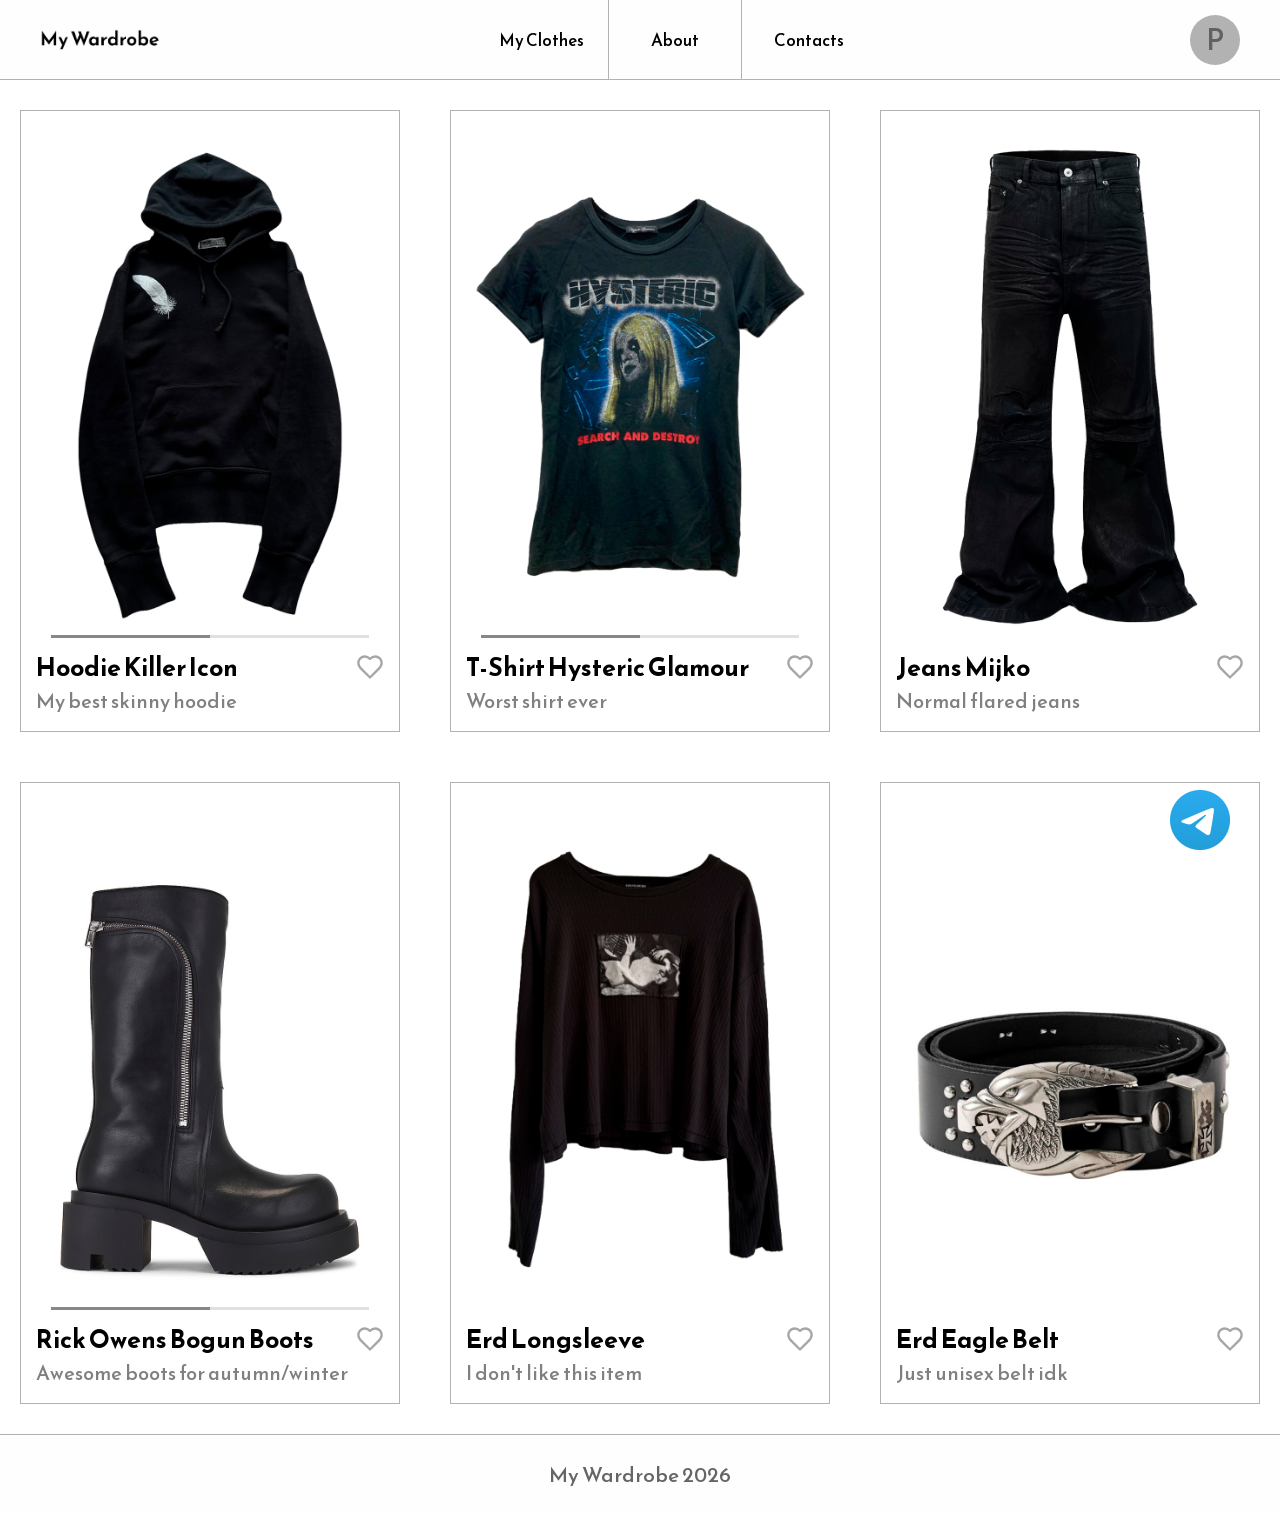
<file: index.html>
<!DOCTYPE html>
<html lang="en">
    <head>
        <meta charset="UTF-8">
        <meta name="viewport" content="width=device-width, initial-scale=1.0">
        <title>My Wardrobe</title>
        <link rel="stylesheet" href="style.css">
    </head>
    <body>

        <!-- Navigation Bar with Logo, Links, and User Menu -->
        <header class="site-header">
            <div class="logo"></div>
            <nav class="navigation">
                <a href="#" class="nav-link"><p>My Clothes</p></a>
                <a href="#" class="nav-link"><p>About</p></a>
                <a href="#" class="nav-link"><p>Contacts</p></a>
            </nav>
            <div class="profile">
                <p>P</p>
                <input type="file" id="avatarInput" accept="image/*" style="display: none;">
                <!-- Menu -->
                <div class="profile-dropdown">
                    <!-- Container for Change Avatar -->
                    <div class="dropdown-item-container">
                        <span class="dropdown-text">Change avatar</span>
                        <!-- Plus Button -->
                        <button class="plus-btn" id="changeAvatarBtn" title="Upload Photo">
                            <svg viewBox="0 0 24 24" fill="none" stroke="currentColor" stroke-width="2.5" stroke-linecap="round" stroke-linejoin="round">
                                <line x1="12" y1="5" x2="12" y2="19"></line>
                                <line x1="5" y1="12" x2="19" y2="12"></line>
                            </svg>
                        </button>
                    </div>

                    <div class="theme-picker">
                        <!-- Button for Light Theme (Icon of Sun) -->
                        <button class="theme-btn light-theme-btn" title="Light Theme">
                            <svg viewBox="0 0 24 24" fill="none" stroke="currentColor" stroke-width="2" stroke-linecap="round" stroke-linejoin="round">
                                <circle cx="12" cy="12" r="5"></circle>
                                <line x1="12" y1="1" x2="12" y2="3"></line>
                                <line x1="12" y1="21" x2="12" y2="23"></line>
                                <line x1="4.22" y1="4.22" x2="5.64" y2="5.64"></line>
                                <line x1="18.36" y1="18.36" x2="19.78" y2="19.78"></line>
                                <line x1="1" y1="12" x2="3" y2="12"></line>
                                <line x1="21" y1="12" x2="23" y2="12"></line>
                                <line x1="4.22" y1="19.78" x2="5.64" y2="18.36"></line>
                                <line x1="18.36" y1="5.64" x2="19.78" y2="4.22"></line>
                            </svg>
                        </button>

                        <!-- Button for Dark Theme (Icon of Moon) -->
                        <button class="theme-btn dark-theme-btn" title="Dark Theme">
                            <svg viewBox="0 0 24 24" fill="none" stroke="currentColor" stroke-width="2" stroke-linecap="round" stroke-linejoin="round">
                                <path d="M21 12.79A9 9 0 1 1 11.21 3 7 7 0 0 0 21 12.79z"></path>
                            </svg>
                        </button>
                    </div>
                </div>
        </header>

        <!-- Telegram Button -->
        <div class="telegram-button">
            <a href="https://telegram.org" target="_blank"><img src="images/telegram-logo.webp" alt="telegram-button" class="img-sm"></a>
        </div>

        <!-- Wardrobe Catalog Grid -->
        <main class="main-content">
            <section class="clothes-grid">

                <!-- Individual Item Card -->
                <article class="clothes-card">
                    <div class="card-image">
                        <img src="images/hoodie_1.webp" alt="Hoodie view front" class="img-main">
                        <div class="hover-zone left-zone"></div>
                        <div class="hover-zone right-zone"></div>
                        <img src="images/hoodie_2.webp" alt="Hoodie view back" class="img-hover">
                        <div class="slider-line">
                            <div class="line-active"></div>
                        </div>
                    </div>
                    <div class="card-info">
                        <div class="title-row">
                            <h3>Hoodie Killer Icon</h3>
                            <div class="wishlist-container">
                                <input type="checkbox" id="heart1" class="heart-checkbox">
                                <label for="heart1" class="heart-label" title="Add to wishlist">
                                    <svg viewBox="0 0 24 24" fill="none" stroke-width="2" stroke-linecap="round" stroke-linejoin="round">
                                        <path d="M19 14c1.49-1.46 3-3.21 3-5.5A5.5 5.5 0 0 0 16.5 3c-1.76 0-3 .5-4.5 2-1.5-1.5-2.74-2-4.5-2A5.5 5.5 0 0 0 2 8.5c0 2.3 1.5 4.05 3 5.5l7 7Z"></path>
                                    </svg>
                                </label>
                            </div>
                        </div>
                        <p>My best skinny hoodie</p>
                    </div>
                </article>
                
                <!-- Individual Item Card -->
                <article class="clothes-card">
                    <div class="card-image">
                        <img src="images/shirt_1.webp" alt="Shirt view front" class="img-main">
                        <div class="hover-zone left-zone"></div>
                        <div class="hover-zone right-zone"></div>
                        <img src="images/shirt_2.webp" alt="Shirt view back" class="img-hover">
                        <div class="slider-line">
                            <div class="line-active"></div>
                        </div>
                    </div>
                    <div class="card-info">
                        <div class="title-row">
                            <h3>T-Shirt Hysteric Glamour</h3>
                            <div class="wishlist-container">
                                <input type="checkbox" id="heart2" class="heart-checkbox">
                                <label for="heart2" class="heart-label" title="Add to wishlist">
                                    <svg viewBox="0 0 24 24" fill="none" stroke-width="2" stroke-linecap="round" stroke-linejoin="round">
                                        <path d="M19 14c1.49-1.46 3-3.21 3-5.5A5.5 5.5 0 0 0 16.5 3c-1.76 0-3 .5-4.5 2-1.5-1.5-2.74-2-4.5-2A5.5 5.5 0 0 0 2 8.5c0 2.3 1.5 4.05 3 5.5l7 7Z"></path>
                                    </svg>
                                </label>
                            </div>
                        </div>
                        <p>Worst shirt ever</p>
                    </div>
                </article>

                <!-- Individual Item Card -->
                <article class="clothes-card">
                    <div class="card-image">
                        <img src="images/jeans_1.webp" alt="Jeans view front" class="img-main">
                    </div>
                    <div class="card-info">
                        <div class="title-row">
                            <h3>Jeans Mijko</h3>
                            <div class="wishlist-container">
                                <input type="checkbox" id="heart3" class="heart-checkbox">
                                <label for="heart3" class="heart-label" title="Add to wishlist">
                                    <svg viewBox="0 0 24 24" fill="none" stroke-width="2" stroke-linecap="round" stroke-linejoin="round">
                                        <path d="M19 14c1.49-1.46 3-3.21 3-5.5A5.5 5.5 0 0 0 16.5 3c-1.76 0-3 .5-4.5 2-1.5-1.5-2.74-2-4.5-2A5.5 5.5 0 0 0 2 8.5c0 2.3 1.5 4.05 3 5.5l7 7Z"></path>
                                    </svg>
                                </label>
                            </div>
                        </div>
                        <p>Normal flared jeans</p>
                    </div>
                </article>

                <!-- Individual Item Card -->
                <article class="clothes-card">
                    <div class="card-image">
                        <img src="images/bogun_boots_1.webp" alt="Boots view front" class="img-main">
                        <div class="hover-zone left-zone"></div>
                        <div class="hover-zone right-zone"></div>
                        <img src="images/bogun_boots_2.webp" alt="Boots view back" class="img-hover">
                        <div class="slider-line">
                            <div class="line-active"></div>
                        </div>
                    </div>
                    <div class="card-info">
                        <div class="title-row">
                            <h3>Rick Owens Bogun Boots</h3>
                            <div class="wishlist-container">
                                <input type="checkbox" id="heart4" class="heart-checkbox">
                                <label for="heart4" class="heart-label" title="Add to wishlist">
                                    <svg viewBox="0 0 24 24" fill="none" stroke-width="2" stroke-linecap="round" stroke-linejoin="round">
                                        <path d="M19 14c1.49-1.46 3-3.21 3-5.5A5.5 5.5 0 0 0 16.5 3c-1.76 0-3 .5-4.5 2-1.5-1.5-2.74-2-4.5-2A5.5 5.5 0 0 0 2 8.5c0 2.3 1.5 4.05 3 5.5l7 7Z"></path>
                                    </svg>
                                </label>
                            </div>
                        </div>
                        <p>Awesome boots for autumn/winter</p>
                    </div>
                </article>

                <!-- Individual Item Card -->
                <article class="clothes-card">
                    <div class="card-image">
                        <img src="images/longsleeve_1.webp" alt="Longsleeve view front" class="img-main">
                    </div>
                    <div class="card-info">
                        <div class="title-row">
                            <h3>Erd Longsleeve</h3>
                            <div class="wishlist-container">
                                <input type="checkbox" id="heart5" class="heart-checkbox">
                                <label for="heart5" class="heart-label" title="Add to wishlist">
                                    <svg viewBox="0 0 24 24" fill="none" stroke-width="2" stroke-linecap="round" stroke-linejoin="round">
                                        <path d="M19 14c1.49-1.46 3-3.21 3-5.5A5.5 5.5 0 0 0 16.5 3c-1.76 0-3 .5-4.5 2-1.5-1.5-2.74-2-4.5-2A5.5 5.5 0 0 0 2 8.5c0 2.3 1.5 4.05 3 5.5l7 7Z"></path>
                                    </svg>
                                </label>
                            </div>
                        </div>
                        <p>I don't like this item</p>
                    </div>
                </article>

                <!-- Individual Item Card -->
                <article class="clothes-card">
                    <div class="card-image">
                        <img src="images/belt_1.webp" alt="Belt view front" class="img-main">
                    </div>
                    <div class="card-info">
                        <div class="title-row">
                            <h3>Erd Eagle Belt</h3>
                            <div class="wishlist-container">
                                <input type="checkbox" id="heart6" class="heart-checkbox">
                                <label for="heart6" class="heart-label" title="Add to wishlist">
                                    <svg viewBox="0 0 24 24" fill="none" stroke-width="2" stroke-linecap="round" stroke-linejoin="round">
                                        <path d="M19 14c1.49-1.46 3-3.21 3-5.5A5.5 5.5 0 0 0 16.5 3c-1.76 0-3 .5-4.5 2-1.5-1.5-2.74-2-4.5-2A5.5 5.5 0 0 0 2 8.5c0 2.3 1.5 4.05 3 5.5l7 7Z"></path>
                                    </svg>
                                </label>
                            </div>
                        </div>
                        <p>Just unisex belt idk</p>
                    </div>
                </article>

            </section>
        </main>

        <!-- Site Footer -->
        <footer class="site-footer">
            <p>My Wardrobe 2026</p>
        </footer>

        <!-- Import Java Script -->
        <script src="script.js"></script>
    </body>
</html>
</file>
<file: style.css>
/* #region Global Styles & import */
@import url('https://fonts.googleapis.com/css2?family=Dancing+Script:wght@400..700&family=Reem+Kufi:wght@400..700&display=swap');

* {
    margin: 0;
    padding: 0;
    box-sizing: border-box;
}

body {
    font-family: "Reem Kufi", sans-serif;
    font-optical-sizing: auto;
    font-weight: 470;
    display: flex;
    flex-direction: column;
    min-height: 100vh;
}
/* #endregion */

/* #region Helper Class For Small Imagery Integration */
.img-sm {
    width: 100%;
    height: 100%;
    display: block;
    object-fit: contain;
}
/* #endregion */

/* #region Floating Action Button (FAB) for Telegram contact */
.telegram-button {
    position: fixed;
    width: 60px;
    height: 60px;
    right: 50px;
    bottom: 50px;
    z-index: 100;
    transform: scale(1);
    transition: transform 0.3s ease;
}

.telegram-button:hover {
    transform: scale(1.2);
}
/* #endregion */

/* #region Site Header & Navigation */
.site-header {
    width: 100%;
    height: 80px;
    background-color: #fefefe;
    display: flex;
    align-items: center;
    justify-content: space-between;
    padding: 0 40px;
    border-bottom: 1px solid #b2b2b2;
    position: relative;
    z-index: 150;
}

.navigation {
    width: 400px;
    height: 100%;
    display: flex;
    align-items: stretch;
    user-select: none;
}

.nav-link:last-child {
    border-right: none;
}

.nav-link p {
    font-size: 17px;
    transform: scale(1);
    transition: transform 0.3s ease;
}

.nav-link p:hover {
    transform: scale(1.3);
}

.nav-link {
    color: black;
    text-decoration: none;
    display: flex;
    flex: 1;
    justify-content: center;
    align-items: center;
    padding: 10px 15px;
    border-right: 1px solid #b2b2b2;
}

.logo {
    width: 120px;
    height: 40px;
    background-image: url('images/logo.png');
    background-size: contain;
    background-repeat: no-repeat;
    background-position: center;
}
/* #endregion */

/* #region User Profile & Dropdown Menu */
.profile {
    position: relative;
    background: #b2b2b2;
    border-radius: 50%;
    display: flex;
    align-items: center;
    justify-content: center;
    transform: scale(1);
    transition: transform 0.3s ease, border-radius 0.3s ease;
    width: 50px;
    height: 50px;
    cursor: pointer;
}

.profile p {
    color: #616161;
    font-size: 30px;
    user-select: none;
    transition: opacity 0.3s ease, visibility 0.3s ease;
}

.profile:hover {
    transform: scale(1.05);
}
/* #endregion */

/* #region Dropdown Container */
.profile-dropdown {
    position: absolute;
    top: 100%;
    right: 0;
    width: 180px;
    background-color: #ffffff;
    border: 1px solid #b2b2b2;
    border-top: none;
    display: flex;
    flex-direction: column;

    /*Hidden menu by default*/
    opacity: 0;
    visibility: hidden;
    transform: translateY(-10px);
    transition: opacity 0.2s ease, transform 0.3s ease, visibility 0.3s ease;
    z-index: 200;
}

.profile:hover .profile-dropdown {
    opacity: 1;
    visibility: visible;
    transform: translateY(0);
}

.dropdown-item:not(:last-child) {
    border-bottom: 1px solid #e0e0e0;
}
/* #endregion */

/* #region Dropdown Menu Item Row */
.dropdown-item-container {
    display: flex;
    justify-content: space-between;
    align-items: center;
    padding: 12px 15px;
    width: 100%;
    border-bottom: 1px solid #e0e0e0;
}

.dropdown-text {
    font-size: 14px;
    font-family: inherit;
    color: #333333;
    user-select: none;
}
/* #endregion */

/* #region Avatar Upload Icon Button */
.plus-btn {
    background: #ffffff;
    border: 1px solid #b2b2b2;
    border-radius: 50%;
    width: 28px;
    height: 28px;
    display: flex;
    align-items: center;
    justify-content: center;
    cursor: pointer;
    transition: all 0.2s ease;
    padding: 0;
}

.plus-btn svg {
    width: 14px;
    height: 14px;
    color: #333333;
    transition: transform 0.2s ease, color 0.2s ease;
}

.plus-btn:hover {
    background-color: #5c5cff;
    border-color: #4a4af5;
}

.plus-btn:hover svg {
    color: #ffffff;
    transform: rotate(90deg);
}
/* #endregion */

/* #region Theme Chooser Row */
.theme-picker {
    display: flex;
    justify-content: space-around;
    align-items: center;
    padding: 10px 15px;
    background-color: #fafafa;
    border-top: 1px solid #e0e0e0;
}

.theme-btn {
    background: #ffffff;
    border: 1px solid #b2b2b2;
    border-radius: 50%;
    width: 36px;
    height: 36px;
    display: flex;
    align-items: center;
    justify-content: center;
    cursor: pointer;
    transition: all 0.2s ease;
    padding: 0;
}

.theme-btn svg {
    width: 18px;
    height: 18px;
    color: #333333;
    transition: color 0.2s ease;
}

.light-theme-btn:hover {
    background-color: #fffae6;
    border-color: #ffcc00;
}
.light-theme-btn:hover svg {
    color: #ffaa00;
}

.dark-theme-btn:hover {
    background-color: #f0f0ff;
    border-color: #4a4af5;
}
.dark-theme-btn:hover svg {
    color: #4a4af5;
}
/* #endregion */

/* #region Main Content & Products Grid */
.main-content {
    flex-grow: 1;
    max-width: 1600px;
    margin: 0 auto;
    padding: 30px 20px;
    
}

.clothes-grid {
    display: grid;
    grid-template-columns: repeat(3,1fr);
    gap: 50px;
}

.card-image {
    width: 100%;
    height: auto;
    position: relative;
}

.img-main {
    width: 100%;
    height: auto;
    display: block;
}

.img-hover {
    position: absolute;
    top: 0;
    left: 0;
    width: 100%;
    height: 100%;
    object-fit: cover;
    opacity: 0;
    transition: opacity 0.3s ease;
}
/* #endregion */

/* #region Product Card Wrapper */
.clothes-card {
    border: 1px solid #b2b2b2;
    background-color: #ffffff;
    padding: 15px;
    transition: transform 0.3s ease, box-shadow 0.3s ease;
}

.clothes-card:hover {
    transform: translateY(-8px);
    box-shadow: 0 10px 20px rgba(0, 0, 0, 0.15);
}

.card-image img {
    width: 100%;
    height: auto;
    display: block;
}
/* #endregion */

/* #region Product Content Typo Settings */
.card-info h3 {
    font-size: 25px;
    font-weight: 700;
}

.card-info p {
    font-size: 20px;
    color: #808080;
}
/* #endregion */

/* #region CSS Slider Indicator UI */
.slider-line {
    position: absolute;
    bottom: 10px;
    left: 15px;
    right: 15px;
    height: 3px;
    background-color: #e0e0e0;
    z-index: 15;
    pointer-events: none;
}

.line-active {
    width: 50%;
    height: 100%;
    background-color: #000000;
    opacity: 0.4;
    transform: translateX(0);
    transition: transform 0.2s ease;
}
/* #endregion */

/* #region Interactive Hover Anchors */
.hover-zone {
    position: absolute;
    top: 0;
    bottom: 0;
    width: 50%;
    z-index: 10;
}

.left-zone {
    left: 0;
}

.right-zone {
    right: 0;
}

.right-zone:hover ~ .img-hover {
    opacity: 1;
}
/* #endregion */

/* #region Interactive Triggers Utilizing CSS Siblings Selector */
.right-zone:hover ~ .slider-line .line-active {
    transform: translateX(100%)
}
/* #endregion */

/* #region Wishlist Feature (Heart) */
.title-row {
    display: flex;
    justify-content: space-between;
    align-items: center;
    width: 100%;
}
/* #endregion */

/* #region Hiding Default Browser Checkbox */
.heart-checkbox {
    display: none;
}

.heart-label {
    cursor: pointer;
    display: flex;
    align-items: center;
    justify-content: center;
    width: 28px;
    height: 28px;
}

.heart-label svg {
    width: 28px;
    height: 28px;
    fill: transparent;
    stroke: #a6a6a6;
    transition: fill 0.25s cubic-bezier(0.4, 0, 0.2, 1), stroke 0.25s cubic-bezier(0.4, 0, 0.2, 1);
}

.heart-label:hover svg {
    stroke: #8a8a8a;
}
/* #endregion */

/* #region Checkbox Hack: State modification when checkbox gets :checked */
.heart-checkbox:checked + .heart-label svg {
    fill: #ff334b;
    stroke: #ff334b;
}
/* #endregion */

/* #region Site Footer */
.site-footer {
    width: 100%;
    height: 80px;
    background-color: #fefefe;
    display: flex;
    align-items: center;
    justify-content: center;
    padding: 0 40px;
    border-top: 1px solid #b2b2b2;
}

.site-footer p {
    user-select: none;
    font-size: 2.3vh;
    opacity: 0.6;
}
/* #endregion */

/* #region Dark Theme Properties */
body.dark-theme {
    background-color: #121212;
    color: #fefefe;
}

body.dark-theme .site-header,
body.dark-theme .site-footer {
    background-color: #1a1a1a;
    border-color: #333333;
}

body.dark-theme .nav-link {
    color: #fefefe;
    border-color: #333333;
}

body.dark-theme .clothes-card {
    background-color: #1a1a1a;
    border-color: #333333;
}

body.dark-theme .card-info p {
    color: #a0a0a0;
}

body.dark-theme .profile-dropdown {
    background-color: #1a1a1a;
    border-color: #333333;
}

body.dark-theme .dropdown-item {
    color: #fefefe;
}

body.dark-theme .dropdown-item:hover {
    background-color: #2a2a2a;
}

body.dark-theme .theme-picker {
    background-color: #222222;
    border-color: #333333;
}

body.dark-theme .theme-btn {
    background-color: #1a1a1a;
    border-color: #444444;
}

body.dark-theme .theme-btn svg {
    color: #fefefe;
}

body.dark-theme .light-theme-btn:hover {
    background-color: #fffae6;
    border-color: #ffcc00;
}
body.dark-theme .light-theme-btn:hover svg {
    color: #ffaa00;
}

body.dark-theme .dark-theme-btn:hover {
    background-color: #1e1e3f;
    border-color: #4a4af5;
}
body.dark-theme .dark-theme-btn:hover svg {
    color: #5c5cff;
}

body.dark-theme .dropdown-item-container {
    border-color: #333333;
}

body.dark-theme .dropdown-text {
    color: #fefefe;
}

body.dark-theme .plus-btn {
    background-color: #1a1a1a;
    border-color: #444444;
}

body.dark-theme .plus-btn svg {
    color: #fefefe;
}

body.dark-theme .plus-btn:hover {
    background-color: #4a4af5;
    border-color: #4a4af5;
}

body.dark-theme .heart-label svg {
    stroke: #555555;
}

body.dark-theme .heart-label:hover svg {
    stroke: #a0a0a0;
}

body.dark-theme .heart-checkbox:checked + .heart-label svg {
    fill: #ff4d63;
    stroke: #ff4d63;
}
/* #endregion */

/* #region Responsive Media Queries */
@media (max-width: 1200px) {
    .clothes-grid {
        grid-template-columns: repeat(2, 1fr);
    }
}

@media (max-width: 600px) {
    .clothes-grid {
        grid-template-columns: 1fr;
    }
}
/* #endregion */
</file>
<file: Wardrobe.css>
/* #region Global Styles & import */
@import url('https://fonts.googleapis.com/css2?family=Dancing+Script:wght@400..700&family=Reem+Kufi:wght@400..700&display=swap');

* {
    margin: 0;
    padding: 0;
    box-sizing: border-box;
}

body {
    font-family: "Reem Kufi", sans-serif;
    font-optical-sizing: auto;
    font-weight: 470;
    display: flex;
    flex-direction: column;
    min-height: 100vh;
}
/* #endregion */

/* #region Helper Class For Small Imagery Integration */
.img-sm {
    width: 100%;
    height: 100%;
    display: block;
    object-fit: contain;
}
/* #endregion */

/* #region Floating Action Button (FAB) for Telegram contact */
.telegram-button {
    position: fixed;
    width: 60px;
    height: 60px;
    right: 50px;
    bottom: 50px;
    z-index: 100;
    transform: scale(1);
    transition: transform 0.3s ease;
}

.telegram-button:hover {
    transform: scale(1.2);
}
/* #endregion */

/* #region Site Header & Navigation */
.site-header {
    width: 100%;
    height: 80px;
    background-color: #fefefe;
    display: flex;
    align-items: center;
    justify-content: space-between;
    padding: 0 40px;
    border-bottom: 1px solid #b2b2b2;
    position: relative;
    z-index: 150;
}

.navigation {
    width: 400px;
    height: 100%;
    display: flex;
    align-items: stretch;
    user-select: none;
}

.nav-link:last-child {
    border-right: none;
}

.nav-link p {
    font-size: 17px;
    transform: scale(1);
    transition: transform 0.3s ease;
}

.nav-link p:hover {
    transform: scale(1.3);
}

.nav-link {
    color: black;
    text-decoration: none;
    display: flex;
    flex: 1;
    justify-content: center;
    align-items: center;
    padding: 10px 15px;
    border-right: 1px solid #b2b2b2;
}

.logo {
    width: 120px;
    height: 40px;
    background-image: url('images/logo.png');
    background-size: contain;
    background-repeat: no-repeat;
    background-position: center;
}
/* #endregion */

/* #region User Profile & Dropdown Menu */
.profile {
    position: relative;
    background: #b2b2b2;
    border-radius: 50%;
    display: flex;
    align-items: center;
    justify-content: center;
    transform: scale(1);
    transition: transform 0.3s ease, border-radius 0.3s ease;
    width: 50px;
    height: 50px;
    cursor: pointer;
}

.profile p {
    color: #616161;
    font-size: 30px;
    user-select: none;
    transition: opacity 0.3s ease, visibility 0.3s ease;
}

.profile:hover {
    transform: scale(1.05);
}
/* #endregion */

/* #region Dropdown Container */
.profile-dropdown {
    position: absolute;
    top: 100%;
    right: 0;
    width: 180px;
    background-color: #ffffff;
    border: 1px solid #b2b2b2;
    border-top: none;
    display: flex;
    flex-direction: column;

    /*Hidden menu by default*/
    opacity: 0;
    visibility: hidden;
    transform: translateY(-10px);
    transition: opacity 0.2s ease, transform 0.3s ease, visibility 0.3s ease;
    z-index: 200;
}

.profile:hover .profile-dropdown {
    opacity: 1;
    visibility: visible;
    transform: translateY(0);
}

.dropdown-item:not(:last-child) {
    border-bottom: 1px solid #e0e0e0;
}
/* #endregion */

/* #region Dropdown Menu Item Row */
.dropdown-item-container {
    display: flex;
    justify-content: space-between;
    align-items: center;
    padding: 12px 15px;
    width: 100%;
    border-bottom: 1px solid #e0e0e0;
}

.dropdown-text {
    font-size: 14px;
    font-family: inherit;
    color: #333333;
    user-select: none;
}
/* #endregion */

/* #region Avatar Upload Icon Button */
.plus-btn {
    background: #ffffff;
    border: 1px solid #b2b2b2;
    border-radius: 50%;
    width: 28px;
    height: 28px;
    display: flex;
    align-items: center;
    justify-content: center;
    cursor: pointer;
    transition: all 0.2s ease;
    padding: 0;
}

.plus-btn svg {
    width: 14px;
    height: 14px;
    color: #333333;
    transition: transform 0.2s ease, color 0.2s ease;
}

.plus-btn:hover {
    background-color: #5c5cff;
    border-color: #4a4af5;
}

.plus-btn:hover svg {
    color: #ffffff;
    transform: rotate(90deg);
}
/* #endregion */

/* #region Theme Chooser Row */
.theme-picker {
    display: flex;
    justify-content: space-around;
    align-items: center;
    padding: 10px 15px;
    background-color: #fafafa;
    border-top: 1px solid #e0e0e0;
}

.theme-btn {
    background: #ffffff;
    border: 1px solid #b2b2b2;
    border-radius: 50%;
    width: 36px;
    height: 36px;
    display: flex;
    align-items: center;
    justify-content: center;
    cursor: pointer;
    transition: all 0.2s ease;
    padding: 0;
}

.theme-btn svg {
    width: 18px;
    height: 18px;
    color: #333333;
    transition: color 0.2s ease;
}

.light-theme-btn:hover {
    background-color: #fffae6;
    border-color: #ffcc00;
}
.light-theme-btn:hover svg {
    color: #ffaa00;
}

.dark-theme-btn:hover {
    background-color: #f0f0ff;
    border-color: #4a4af5;
}
.dark-theme-btn:hover svg {
    color: #4a4af5;
}
/* #endregion */

/* #region Main Content & Products Grid */
.main-content {
    flex-grow: 1;
    max-width: 1600px;
    margin: 0 auto;
    padding: 30px 20px;
    
}

.clothes-grid {
    display: grid;
    grid-template-columns: repeat(3,1fr);
    gap: 50px;
}

.card-image {
    width: 100%;
    height: auto;
    position: relative;
}

.img-main {
    width: 100%;
    height: auto;
    display: block;
}

.img-hover {
    position: absolute;
    top: 0;
    left: 0;
    width: 100%;
    height: 100%;
    object-fit: cover;
    opacity: 0;
    transition: opacity 0.3s ease;
}
/* #endregion */

/* #region Product Card Wrapper */
.clothes-card {
    border: 1px solid #b2b2b2;
    background-color: #ffffff;
    padding: 15px;
    transition: transform 0.3s ease, box-shadow 0.3s ease;
}

.clothes-card:hover {
    transform: translateY(-8px);
    box-shadow: 0 10px 20px rgba(0, 0, 0, 0.15);
}

.card-image img {
    width: 100%;
    height: auto;
    display: block;
}
/* #endregion */

/* #region Product Content Typo Settings */
.card-info h3 {
    font-size: 25px;
    font-weight: 700;
}

.card-info p {
    font-size: 20px;
    color: #808080;
}
/* #endregion */

/* #region CSS Slider Indicator UI */
.slider-line {
    position: absolute;
    bottom: 10px;
    left: 15px;
    right: 15px;
    height: 3px;
    background-color: #e0e0e0;
    z-index: 15;
    pointer-events: none;
}

.line-active {
    width: 50%;
    height: 100%;
    background-color: #000000;
    opacity: 0.4;
    transform: translateX(0);
    transition: transform 0.2s ease;
}
/* #endregion */

/* #region Interactive Hover Anchors */
.hover-zone {
    position: absolute;
    top: 0;
    bottom: 0;
    width: 50%;
    z-index: 10;
}

.left-zone {
    left: 0;
}

.right-zone {
    right: 0;
}

.right-zone:hover ~ .img-hover {
    opacity: 1;
}
/* #endregion */

/* #region Interactive Triggers Utilizing CSS Siblings Selector */
.right-zone:hover ~ .slider-line .line-active {
    transform: translateX(100%)
}
/* #endregion */

/* #region Wishlist Feature (Heart) */
.title-row {
    display: flex;
    justify-content: space-between;
    align-items: center;
    width: 100%;
}
/* #endregion */

/* #region Hiding Default Browser Checkbox */
.heart-checkbox {
    display: none;
}

.heart-label {
    cursor: pointer;
    display: flex;
    align-items: center;
    justify-content: center;
    width: 28px;
    height: 28px;
}

.heart-label svg {
    width: 28px;
    height: 28px;
    fill: transparent;
    stroke: #a6a6a6;
    transition: fill 0.25s cubic-bezier(0.4, 0, 0.2, 1), stroke 0.25s cubic-bezier(0.4, 0, 0.2, 1);
}

.heart-label:hover svg {
    stroke: #8a8a8a;
}
/* #endregion */

/* #region Checkbox Hack: State modification when checkbox gets :checked */
.heart-checkbox:checked + .heart-label svg {
    fill: #ff334b;
    stroke: #ff334b;
}
/* #endregion */

/* #region Site Footer */
.site-footer {
    width: 100%;
    height: 80px;
    background-color: #fefefe;
    display: flex;
    align-items: center;
    justify-content: center;
    padding: 0 40px;
    border-top: 1px solid #b2b2b2;
}

.site-footer p {
    user-select: none;
    font-size: 2.3vh;
    opacity: 0.6;
}
/* #endregion */

/* #region Dark Theme Properties */
body.dark-theme {
    background-color: #121212;
    color: #fefefe;
}

body.dark-theme .site-header,
body.dark-theme .site-footer {
    background-color: #1a1a1a;
    border-color: #333333;
}

body.dark-theme .nav-link {
    color: #fefefe;
    border-color: #333333;
}

body.dark-theme .clothes-card {
    background-color: #1a1a1a;
    border-color: #333333;
}

body.dark-theme .card-info p {
    color: #a0a0a0;
}

body.dark-theme .profile-dropdown {
    background-color: #1a1a1a;
    border-color: #333333;
}

body.dark-theme .dropdown-item {
    color: #fefefe;
}

body.dark-theme .dropdown-item:hover {
    background-color: #2a2a2a;
}

body.dark-theme .theme-picker {
    background-color: #222222;
    border-color: #333333;
}

body.dark-theme .theme-btn {
    background-color: #1a1a1a;
    border-color: #444444;
}

body.dark-theme .theme-btn svg {
    color: #fefefe;
}

body.dark-theme .light-theme-btn:hover {
    background-color: #fffae6;
    border-color: #ffcc00;
}
body.dark-theme .light-theme-btn:hover svg {
    color: #ffaa00;
}

body.dark-theme .dark-theme-btn:hover {
    background-color: #1e1e3f;
    border-color: #4a4af5;
}
body.dark-theme .dark-theme-btn:hover svg {
    color: #5c5cff;
}

body.dark-theme .dropdown-item-container {
    border-color: #333333;
}

body.dark-theme .dropdown-text {
    color: #fefefe;
}

body.dark-theme .plus-btn {
    background-color: #1a1a1a;
    border-color: #444444;
}

body.dark-theme .plus-btn svg {
    color: #fefefe;
}

body.dark-theme .plus-btn:hover {
    background-color: #4a4af5;
    border-color: #4a4af5;
}

body.dark-theme .heart-label svg {
    stroke: #555555;
}

body.dark-theme .heart-label:hover svg {
    stroke: #a0a0a0;
}

body.dark-theme .heart-checkbox:checked + .heart-label svg {
    fill: #ff4d63;
    stroke: #ff4d63;
}
/* #endregion */

/* #region Responsive Media Queries */
@media (max-width: 1200px) {
    .clothes-grid {
        grid-template-columns: repeat(2, 1fr);
    }
}

@media (max-width: 600px) {
    .clothes-grid {
        grid-template-columns: 1fr;
    }
}
/* #endregion */
</file>
